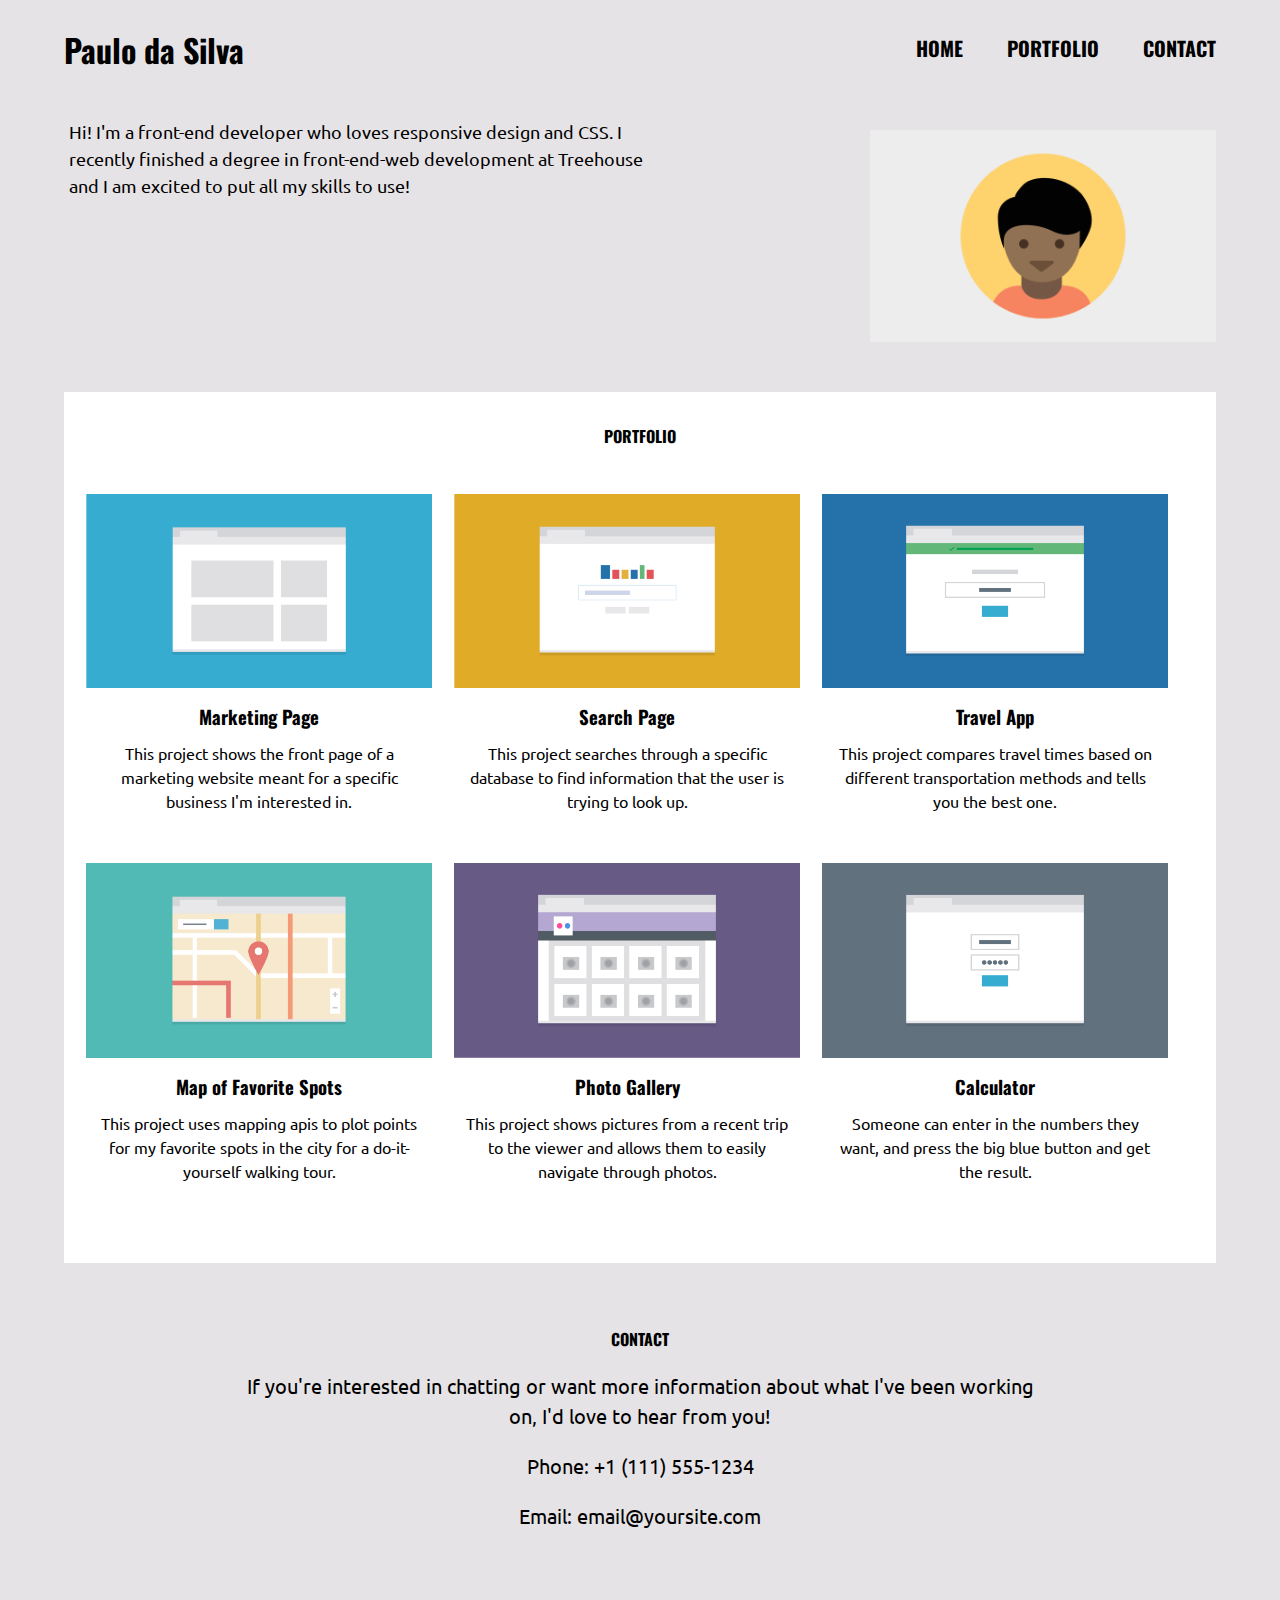
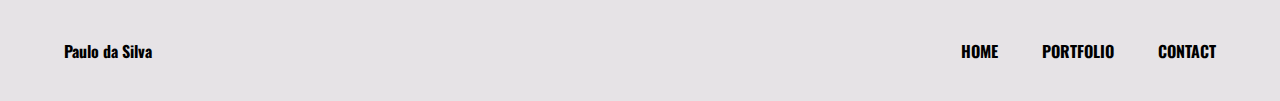
<file: project_2_responsive_layout/index.html>
<!DOCTYPE html>
<html lang="en">
  <head>
    <meta charset="UTF-8">
    <meta name="viewport" content="width=device-width, initial-scale=1.0">
    <meta http-equiv="X-UA-Compatible" content="ie=edge">
    <title>Document</title>
    <link rel="stylesheet" href="css/normalize.css">
    <link rel="stylesheet" href="css/style.css">
    <link href="https://fonts.googleapis.com/css?family=Oswald|Ubuntu&display=swap" rel="stylesheet">
  </head>
  <body>
    <div class="container">
      <header class="main-header">
        <div class="header">
          <h1 class="main-name">Paulo da Silva</h1>
          <nav class="nav-bar">
            <ul>
              <li><a href="#">Home</a></li>
              <li><a href="#portfolio">Portfolio</a></li>
              <li><a href="#contact">Contact</a></li>
            </ul>
          </nav>
        </div>
      </header>

      <main class="main-content">
        <div class="intro clearfix">
          <img src="./images/responsive-layout-profile.png" alt="Paulo da Silva's Profile Picture" class="intro-pic">
          <p class="intro-text">
            Hi! I'm a front-end developer who loves responsive design and CSS. I recently finished a degree in front-end-web development at Treehouse and I am excited to put all my skills to use!
          </p>
        </div>

        <section class="port-section">
          <h2 class="port-title" id="portfolio">Portfolio</h2>
          <div class="portfolio clearfix">
            <div class="port">
              <img src="./images/portfolio-1.png" alt="Portfolio Logo 1" class="port-pic">
              <h3 class="port-pic-title">Marketing Page</h3>
              <p class="port-text">This project shows the front page of a marketing website meant for a specific business I'm interested in.</p>
            </div>

            <div class="port">
              <img src="./images/portfolio-2.png" alt="Portfolio Logo 2" class="port-pic">
              <h3 class="port-pic-title">Search Page</h3>
              <p class="port-text">This project searches through a specific database to find information that the user is trying to look up.</p>
            </div>

            <div class="port">
              <img src="./images/portfolio-3.png" alt="Portfolio Logo 3" class="port-pic">
              <h3 class="port-pic-title">Travel App</h3>
              <p class="port-text">This project compares travel times based on different transportation methods and tells you the best one.</p>
            </div>

            <div class="port">
              <img src="./images/portfolio-4.png" alt="Portfolio Logo 4" class="port-pic">
              <h3 class="port-pic-title">Map of Favorite Spots</h3>
              <p class="port-text">This project uses mapping apis to plot points for my favorite spots in the city for a do-it-yourself walking tour.</p>
            </div>

            <div class="port">
              <img src="./images/portfolio-5.png" alt="Portfolio Logo 5" class="port-pic">
              <h3 class="port-pic-title">Photo Gallery</h3>
              <p class="port-text">This project shows pictures from a recent trip to the viewer and allows them to easily navigate through photos.</p>
            </div>

            <div class="port">
              <img src="./images/portfolio-6.png" alt="Portfolio Logo 6" class="port-pic">
              <h3 class="port-pic-title">Calculator</h3>
              <p class="port-text last-picture-port">Someone can enter in the numbers they want, and press the big blue button and get the result.</p>
            </div>
          </div>
        </section>

        <section class="contact-section">
          <div class="contact">
            <h2 class="contact-title" id="contact">Contact</h2>
            <p class="cont-text">If you're interested in chatting or want more information about what I've been working on, I'd love to hear from you!</p>
            <p class="cont-phone">Phone: +1 (111) 555-1234</p>
            <p class="cont-mail">Email: <a href="mailto:email@yoursite.com">email@yoursite.com</a></p>
          </div>
        </section>
      </main>
      
      <footer>
        <div class="footer">
          <h2 class="main-name">Paulo da Silva</h2>
          <nav class="bottom-bar">
            <ul class="footer-nav">
              <li class="footer-bottom"><a href="#">Home</a></li>
              <li class="footer-bottom"><a href="#portfolio">Portfolio</a></li>
              <li class="footer-bottom"><a href="#contact">Contact</a></li>
              <li><a href="#" class="back-top">Back to top</a></li>
            </ul>
          </nav>
        </div>
      </footer>
    </div>
  </body>
</html>
</file>
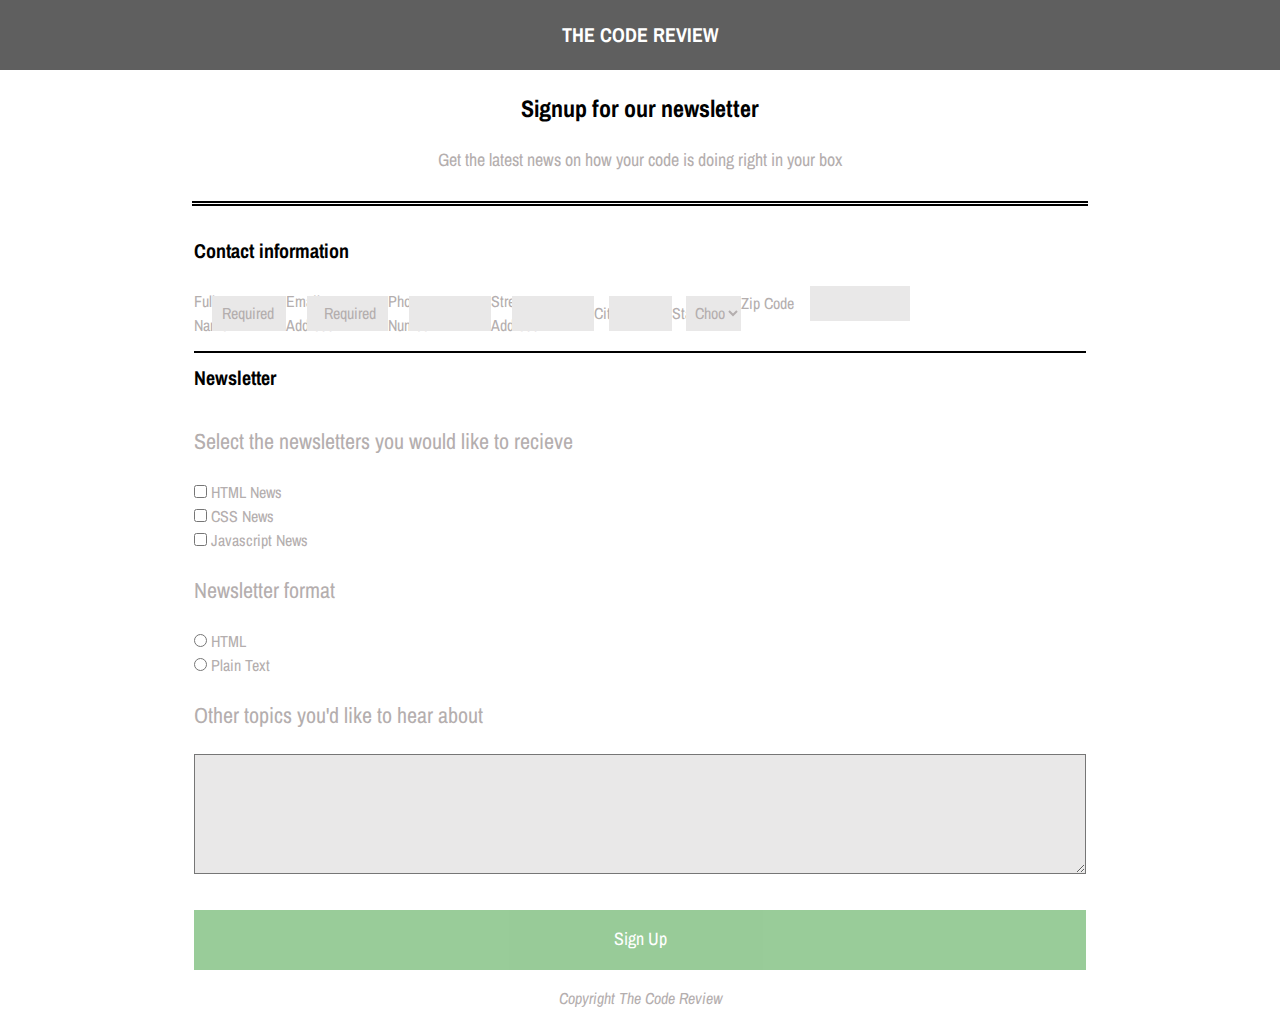
<file: project_3_online_form_registration/index.html>
<!DOCTYPE html>
<html lang="en">
<head>
  <meta charset="UTF-8">
  <meta name="viewport" content="width=device-width, initial-scale=1.0">
  <meta http-equiv="X-UA-Compatible" content="ie=edge">
  <title>Online Form Registration</title>
  <link rel="stylesheet" href="./css/normalize.css">
  <link rel="stylesheet" href="./css/style.css">
  <link href="https://fonts.googleapis.com/css?family=Archivo+Narrow&display=swap" rel="stylesheet">
</head>
<body>
  <h1 class="title">The Code Review</h1>
  <main>
    <div class="container">
      
      <div class="header">
        <h2 class="subtitle">Signup for our newsletter</h2>
        <p class="text">Get the latest news on how your code is doing right in your box</p>
      </div>

      <form action="index.html" >
        <fieldset class="user_information">
          <legend class="field_title">Contact information</legend>

          <div>
            <label for="user_name">Full Name</label>
            <input type="text" name="user_name" id="user_name" placeholder="Required" required>
          </div>

          <div>
            <label for="user_email">Email Address</label>
            <input type="email" name="user_email" id="user_email" placeholder="Required" required>
          </div>

          <div>
            <label for="user_phone">Phone Number</label>
            <input type="tel" name="user_phone" id="user_phone">
          </div>

          <div>
            <label for="user_address">Street Address</label>
            <input type="text" name="user_address" id="user_address">
          </div>

          <div>
            <label for="user_city">City</label>
            <input type="text" name="user_city" id="user_city">
          </div>

          <div>
            <label for="user_state">State</label>
            <select name="states" id="user_state">
              <option value="choose" disabled selected hidden>Choose State</option>
              <option value="AL">Alabama</option>
              <option value="AK">Alaska</option>
              <option value="AZ">Arizona</option>
              <option value="AR">Arkansas</option>
              <option value="CA">California</option>
              <option value="CO">Colorado</option>
              <option value="CT">Connecticut</option>
              <option value="DE">Delaware</option>
              <option value="DC">District Of Columbia</option>
              <option value="FL">Florida</option>
              <option value="GA">Georgia</option>
              <option value="HI">Hawaii</option>
              <option value="ID">Idaho</option>
              <option value="IL">Illinois</option>
              <option value="IN">Indiana</option>
              <option value="IA">Iowa</option>
              <option value="KS">Kansas</option>
              <option value="KY">Kentucky</option>
              <option value="LA">Louisiana</option>
              <option value="ME">Maine</option>
              <option value="MD">Maryland</option>
              <option value="MA">Massachusetts</option>
              <option value="MI">Michigan</option>
              <option value="MN">Minnesota</option>
              <option value="MS">Mississippi</option>
              <option value="MO">Missouri</option>
              <option value="MT">Montana</option>
              <option value="NE">Nebraska</option>
              <option value="NV">Nevada</option>
              <option value="NH">New Hampshire</option>
              <option value="NJ">New Jersey</option>
              <option value="NM">New Mexico</option>
              <option value="NY">New York</option>
              <option value="NC">North Carolina</option>
              <option value="ND">North Dakota</option>
              <option value="OH">Ohio</option>
              <option value="OK">Oklahoma</option>
              <option value="OR">Oregon</option>
              <option value="PA">Pennsylvania</option>
              <option value="RI">Rhode Island</option>
              <option value="SC">South Carolina</option>
              <option value="SD">South Dakota</option>
              <option value="TN">Tennessee</option>
              <option value="TX">Texas</option>
              <option value="UT">Utah</option>
              <option value="VT">Vermont</option>
              <option value="VA">Virginia</option>
              <option value="WA">Washington</option>
              <option value="WV">West Virginia</option>
              <option value="WI">Wisconsin</option>
              <option value="WY">Wyoming</option>
            </select>  
          </div>       

          <div class="user_zip">
            <label for="user_zip">Zip Code</label>
            <input type="text" name="user_zip" id="user_zip" class="zip_code">
          </div>
          
        </fieldset>
        
        <fieldset class="user_option">
          <legend class="field_title">Newsletter</legend>
          <p class="news_text">Select the newsletters you would like to recieve</p>

          <input type="checkbox" name="select_news" id="html_news" value="html_news">
          <label for="html_news">HTML News</label><br>

          <input type="checkbox" name="select_news" id="css_news" value="css_news">
          <label for="css_news">CSS News</label><br>

          <input type="checkbox" name="select_news" id="js_news" value="js_news">
          <label for="js_news">Javascript News</label>

          <p class="news_text">Newsletter format</p>

          <input type="radio" name="news_format" id="html_format" value="html_format">
          <label for="html_format">HTML</label><br>

          <input type="radio" name="news_format" id="plain_format" value="text_format">
          <label for="plain_format">Plain Text</label>

          <p class="news_text">Other topics you'd like to hear about</p>

          <textarea name="user_text" id="user_text"></textarea>

          <button type="submit">Sign Up</button>
        </fieldset>  
      </form>

      <footer>
        <p class="footer-text">Copyright The Code Review</p>
      </footer>
    </div>
  </main>
</body>
</html>
</file>
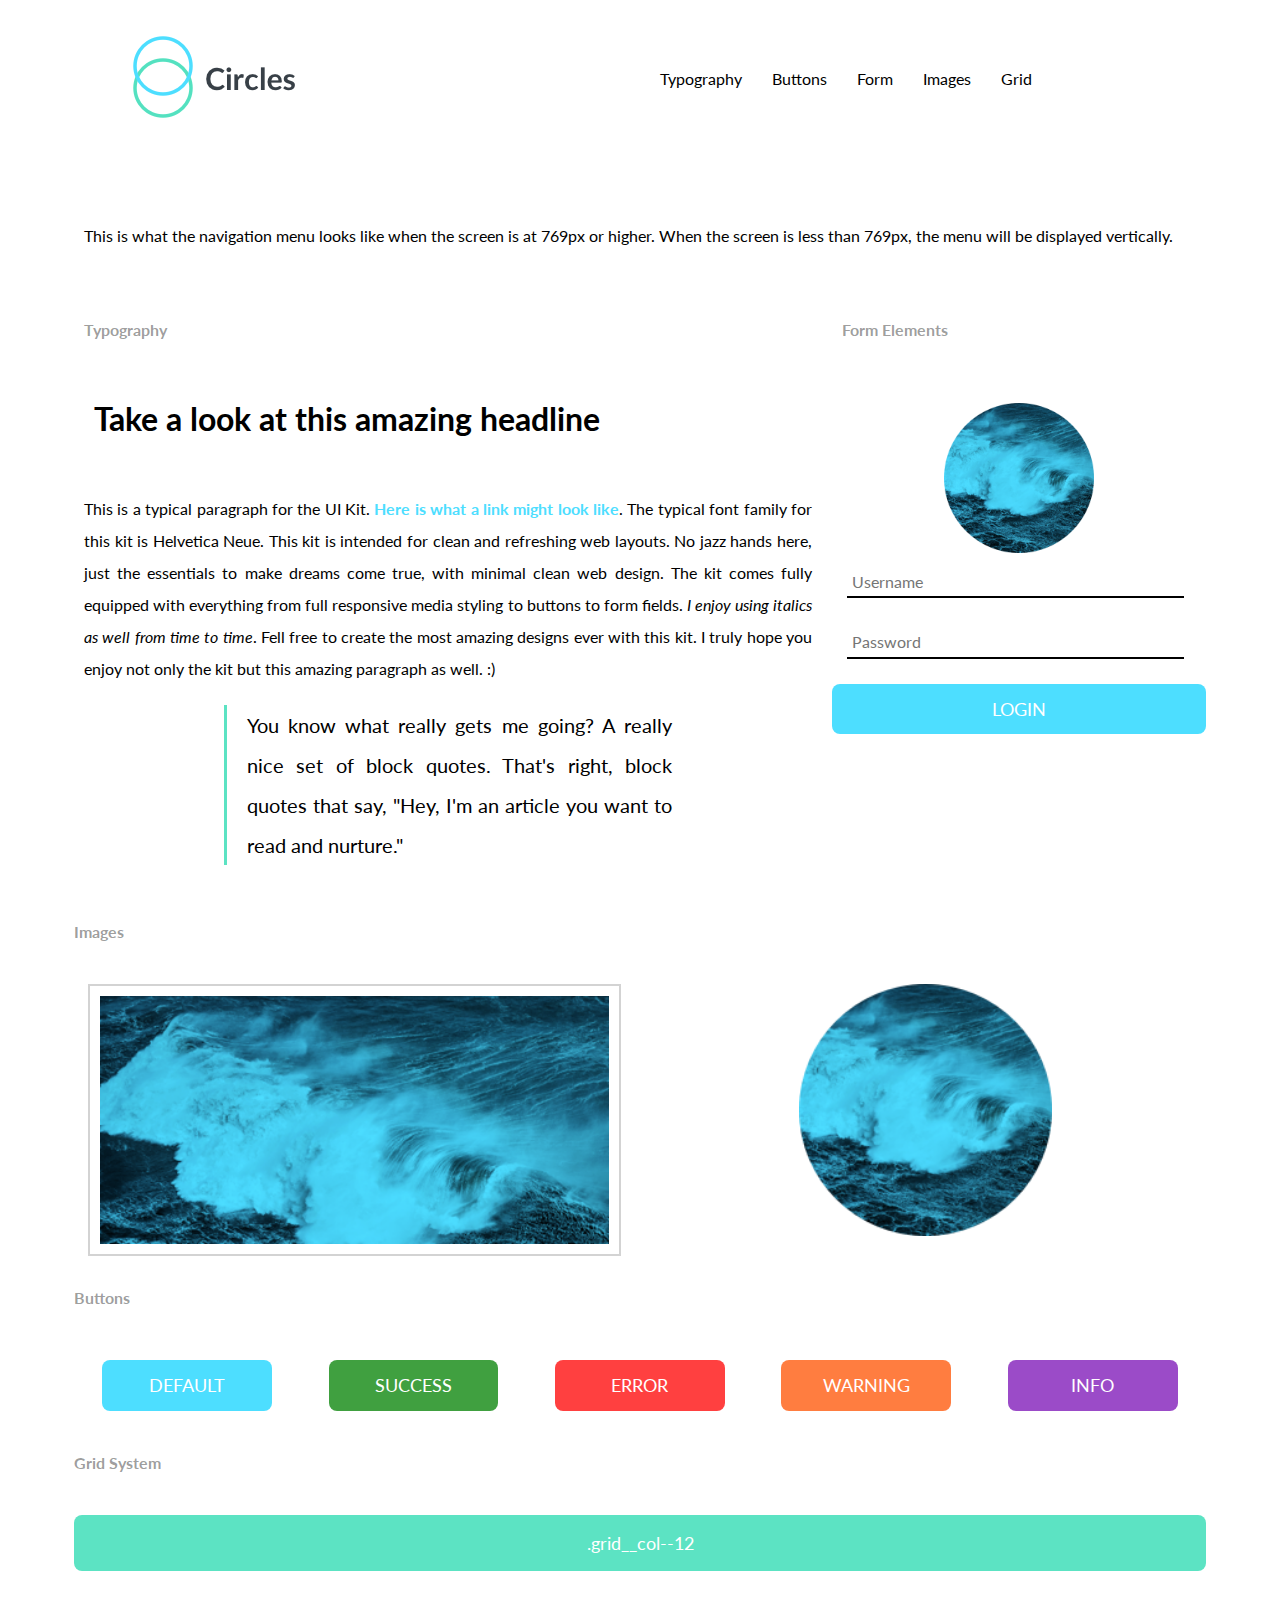
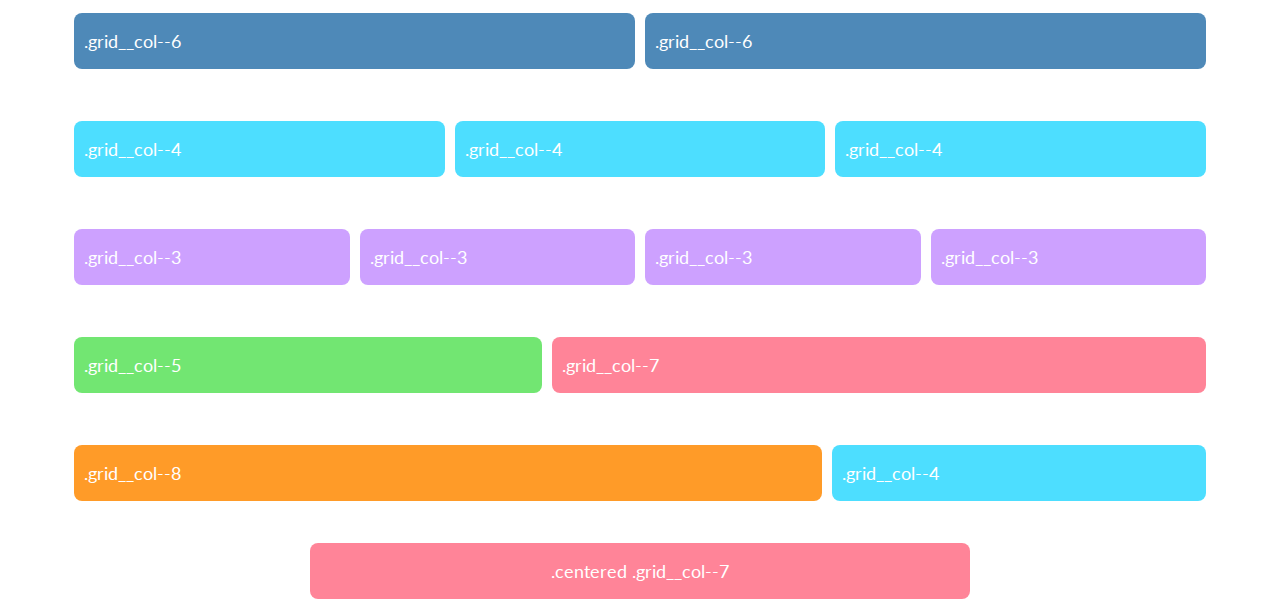
<file: project_4_web_style_guide/index.html>
<!doctype html>
<html lang="en">

<head>
  <meta charset="utf-8">
  <title>Circles UI Kit</title>
  <meta name="viewport" content="width=device-width, initial-scale=1">
  <link rel="stylesheet" href="css/styles.css">
  <link href="https://fonts.googleapis.com/css?family=Fjalla+One|Lato&display=swap" rel="stylesheet">
</head>
<!-- 
    List of classes used

    Grid:
    .container
    .grid__row
    .grid__col--1
    .grid__col--2
    .grid__col--3
    .grid__col--4
    .grid__col--5
    .grid__col--6
    .grid__col--7
    .grid__col--8
    .grid__col--9
    .grid__col--10
    .grid__col--11
    .grid__col--12
    .card
    .centered
    .theme__colors
    (.grid__col--1, .grid__col--2, .grid__col--10, and .grid__col--11 are not used here in the HTML but would be good to include in the Sass)

    Typography:
    .container
    .link
    .blockquote
    .headline--primary
    .headline--secondary

    Image:
    .img--logo
    .img--frame
    .img--avatar

    Navigation:
    .nav
    .nav__item

    Buttons:
    .btn--default
    .btn--success
    .btn--error
    .btn--warning
    .btn--info
    .theme__colors

    Forms:
    .form
    .form__label--hidden
    .form__input

  -->

<body class="container">
  <div class="grid__row">
    <div class="grid__col--3">
      <a class="link" href="/">
        <img class="img--logo" alt="circles logo" src="images/logo.png">
      </a>
    </div>
    <div class="grid__col--9">
      <nav role="navigation">
        <ul class="nav">
          <li class="nav__item"><a href="#type">Typography</a></li>
          <li class="nav__item"><a href="#buttons">Buttons</a></li>
          <li class="nav__item"><a href="#forms">Form</a></li>
          <li class="nav__item"><a href="#images">Images</a></li>
          <li class="nav__item"><a href="#grid">Grid</a></li>
        </ul>
      </nav>
    </div>
  </div>

  <div class="grid__row">
    <div class="grid__col--12">
      <div class="card">
        <p>This is what the navigation menu looks like when the screen is at 769px or higher. When the screen is less
          than 769px,
          the menu will be displayed vertically.</p>
      </div>
    </div>
  </div>

  <div class="grid__row">
    <div class="grid__col--8">
      <div class="card">
        <h4 id="type" class="headline--secondary">Typography</h4>
        <h1 class="headline--primary">Take a look at this amazing headline</h1>
        <p>This is a typical paragraph for the UI Kit. <a href="#" class="link">Here is what a link might look like</a>.
          The
          typical font family for this kit is Helvetica Neue. This kit is intended for clean and refreshing web layouts.
          No jazz hands here, just the essentials to make dreams come true, with minimal clean web design. The kit comes
          fully equipped with everything from full responsive media styling to buttons to form fields. <em>I enjoy using
            italics as well from time to time</em>.
          Fell free to create the most amazing designs ever with this kit. I truly hope you enjoy not only the kit but
          this
          amazing paragraph as well. :)</p>
        <blockquote class="blockquote">You know what really gets me going? A really nice set of block quotes. That's
          right, block quotes that say, "Hey,
          I'm an article you want to read and nurture."</blockquote>
      </div>
    </div>
    <div class="grid__col--4">
      <form class="form">
        <legend id="forms" class="headline--secondary">Form Elements</legend>
        <img class="img--avatar" src="images/avatar.png" alt="Avatar">
        <label class="form__label--hidden" for="username">Username:</label>
        <input class="form__input" type="text" id="username" placeholder="Username">
        <label class="form__label--hidden" for="password">Password:</label>
        <input class="form__input" type="password" id="password" placeholder="Password">
        <button class="btn--default theme__colors" type="submit" value="Login">Login</button>
      </form>
    </div>
  </div>

  <h4 id="images" class="headline--secondary">Images</h4>

  <div class="grid__row">
    <div class="grid__col--6">
      <img class="img--frame" src="images/image.png" alt="sample image">
    </div>
    <div class="grid__col--6">
      <img class="img--avatar" src="images/avatar.png" alt="Avatar">
    </div>
  </div>

  <h4 id="buttons" class="headline--secondary">Buttons</h4>

  <div class="grid__row">
    <div class="grid__col--12">
      <button class="btn--default theme__colors">default</button>
      <button class="btn--success theme__colors">success</button>
      <button class="btn--error theme__colors">error</button>
      <button class="btn--warning theme__colors">warning</button>
      <button class="btn--info theme__colors">info</button>
    </div>
  </div>

  <h4 id="grid" class="headline--secondary">Grid System</h4>

  <div class="grid__row">
    <div class="grid__col--12 theme__colors">.grid__col--12</div>
  </div>
  <div class="grid__row">
    <div class="grid__col--6 theme__colors">.grid__col--6</div>
    <div class="grid__col--6 theme__colors">.grid__col--6</div>
  </div>
  <div class="grid__row">
    <div class="grid__col--4 theme__colors">.grid__col--4</div>
    <div class="grid__col--4 theme__colors">.grid__col--4</div>
    <div class="grid__col--4 theme__colors">.grid__col--4</div>
  </div>
  <div class="grid__row">
    <div class="grid__col--3 theme__colors">.grid__col--3</div>
    <div class="grid__col--3 theme__colors">.grid__col--3</div>
    <div class="grid__col--3 theme__colors">.grid__col--3</div>
    <div class="grid__col--3 theme__colors">.grid__col--3</div>
  </div>
  <div class="grid__row">
    <div class="grid__col--5 theme__colors">.grid__col--5</div>
    <div class="grid__col--7 theme__colors">.grid__col--7</div>
  </div>
  <div class="grid__row">
    <div class="grid__col--8 theme__colors">.grid__col--8</div>
    <div class="grid__col--4 theme__colors">.grid__col--4</div>
  </div>
  <div class="grid__row">
    <div class="grid__col--7 theme__colors centered">.centered .grid__col--7</div>
  </div>

</body>

</html>
</file>
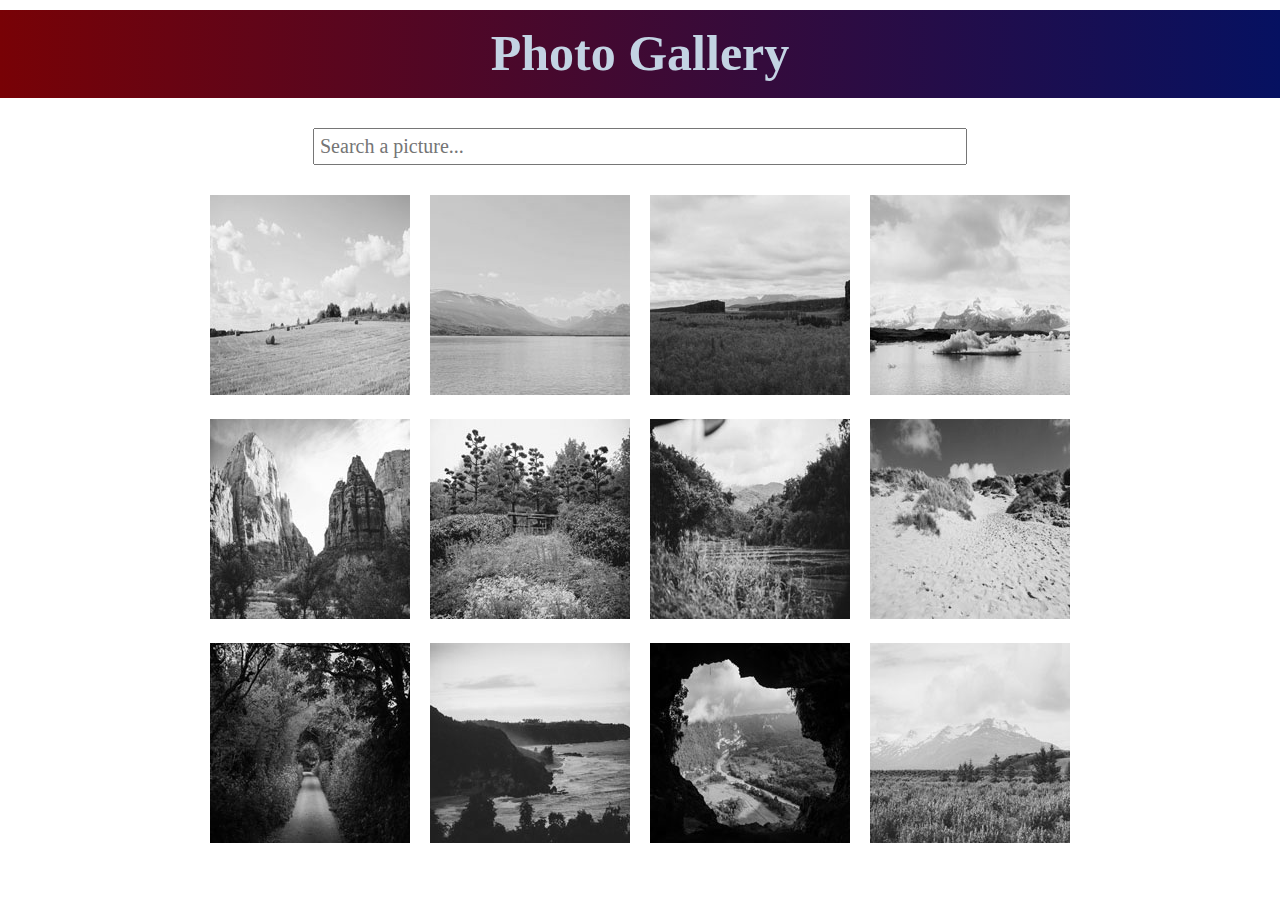
<file: project_5_photo_gallery/index.html>
<!DOCTYPE html>
<html lang="en">
<head>
  <meta charset="UTF-8">
  <meta name="viewport" content="width=device-width, initial-scale=1.0">
  <meta http-equiv="X-UA-Compatible" content="ie=edge">
  <title>Photo Gallery</title>
  <link rel="stylesheet" href="css/normalize.css">
  <link rel="stylesheet" href="css/lightbox.min.css">
  <link rel="stylesheet" href="css/styles.css">
</head>
<body>
  <div class="header">
    <h1 class="title">Photo Gallery</h1>
    <input type="text" id="search" name="search" placeholder="Search a picture...">
  </div>

  <div class="pictures">
    <div class="picture">
      <a href="photos/01.jpg" data-lightbox="roadtrip" data-title='I love hay bales. Took this snap on a drive through the countryside past some straw fields.' class="caption"><img src="photos/thumbnails/01.jpg" alt="Hay Bales Picture"></a>
    </div>

    <div class="picture">
      <a href="photos/02.jpg" data-lightbox="roadtrip" data-title='The lake was so calm today. We had a great view of the snow on the mountains from here.' class="caption"><img src="photos/thumbnails/02.jpg" alt="Lake Picture"></a>
    </div>

    <div class="picture">
      <a href="photos/03.jpg" data-lightbox="roadtrip" data-title='I hiked to the top of the mountain and got this picture of the canyon and trees below.' class="caption"><img src="photos/thumbnails/03.jpg" alt="Lake Picture"></a>
    </div>

    <div class="picture">
      <a href="photos/04.jpg" data-lightbox="roadtrip" data-title='It was amazing to see an iceberg up close, it was so cold but didn’t snow today.' class="caption"><img src="photos/thumbnails/04.jpg" alt="Lake Picture"></a>
    </div>

    <div class="picture">
      <a href="photos/05.jpg" data-lightbox="roadtrip" data-title='The red cliffs were beautiful. It was really hot in the desert but we did a lot of walking through the canyons.' class="caption"><img src="photos/thumbnails/05.jpg" alt="Lake Picture"></a>
    </div>

    <div class="picture">
      <a href="photos/06.jpg" data-lightbox="roadtrip" data-title='Fall is coming, I love when the leaves on the trees start to change color.' class="caption"><img src="photos/thumbnails/06.jpg" alt="Lake Picture"></a>
    </div>

    <div class="picture">
      <a href="photos/07.jpg" data-lightbox="roadtrip" data-title='I drove past this plantation yesterday, everything is so green!' class="caption"><img src="photos/thumbnails/07.jpg" alt="Lake Picture"></a>
    </div>

    <div class="picture">
      <a href="photos/08.jpg" data-lightbox="roadtrip" data-title='My summer vacation to the Oregon Coast. I love the sandy dunes!' class="caption"><img src="photos/thumbnails/08.jpg" alt="Lake Picture"></a>
    </div>

    <div class="picture">
      <a href="photos/09.jpg" data-lightbox="roadtrip" data-title='We enjoyed a quiet stroll down this countryside lane.' class="caption"><img src="photos/thumbnails/09.jpg" alt="Lake Picture"></a>
    </div>

    <div class="picture">
      <a href="photos/10.jpg" data-lightbox="roadtrip" data-title='Sunset at the coast! The sky turned a lovely shade of orange.' class="caption"><img src="photos/thumbnails/10.jpg" alt="Lake Picture"></a>
    </div>

    <div class="picture">
      <a href="photos/11.jpg" data-lightbox="roadtrip" data-title='I did a tour of a cave today and the view of the landscape below was breathtaking.' class="caption"><img src="photos/thumbnails/11.jpg" alt="Lake Picture"></a>
    </div>

    <div class="picture">
      <a href="photos/12.jpg" data-lightbox="roadtrip" data-title='I walked through this meadow of bluebells and got a good view of the snow on the mountain before the fog came in.' class="caption"><img src="photos/thumbnails/12.jpg" alt="Lake Picture"></a>
    </div>
  </div>

  <script src="js/jquery-3.4.1.min.js"></script>
  <script src="js/lightbox.min.js"></script>
  <script src="js/search.js"></script>
</body>
</html>
</file>
<file: project_2_responsive_layout/css/style.css>
* {
  box-sizing: border-box;
  line-height: 1.5;
}

body {
  background-color: #e6e3e6;
  font-family: 'Ubuntu', sans-serif;
}

.clearfix {
  content: '';
  display: table;
  clear: both;
}

.container {
  width: 90%;
  margin: 0 auto;
}

.main-name {
  font-family: 'Oswald', sans-serif;
}

.nav-bar ul li a{
  font-family: 'Oswald', sans-serif;
  text-transform: uppercase;
  text-decoration: none;
  color: #000;
  font-weight: bold;
}

.port-section {
  background-color: #fff;
}

.portfolio {
  text-align: center;
}

.port-title {
  font-size: 1rem;
  text-align: center;
  text-transform: uppercase;
  font-family: 'Oswald', sans-serif;
}

.port-pic-title {
  font-family: 'Oswald', sans-serif;
}

.contact {
  text-align: center;
}

.contact-title {
  font-size: 1rem;
  text-transform: uppercase;
  font-family: 'Oswald', sans-serif;
}

.cont-mail a {
  text-decoration: none;
  color: #000;
}

footer .bottom-bar ul li a{
  text-transform: uppercase;
  text-decoration: none;
  color: #000;
}




/* ---> Media Query <--- */
@media (min-width: 320px) {
  
  /* -> Header <- */
  .main-header, footer .nav-bar {
    text-align: center;
  }

  .main-name {
    margin: 0.625rem 0;
    padding: 0.625rem;
  }

  .nav-bar ul li  {
    background-color: #fff;
    margin: 0.625rem 0;
    padding: 0.9375rem 0;
  }

  /* -> Introduction <- */
  .intro {
    text-align: center;
  }

  .intro-pic {
    margin-top: 1.875rem;
    width: 80%;
  }

  .intro-text {
    font-size: 1.125rem;
    padding: 0 0.3125rem;
  }

  /* -> Portfolio <- */
  .port-title {
    margin: 3.125rem 0 1.875rem 0;
    padding: 2rem 0 1rem 0;
  }

  .port-pic {
    width: 80%;
  }

  .port-pic-title, .port-text {
    margin: 0.625rem 0;
    padding: 0 0.625rem;
  }

  .port-text {
    margin-bottom: 3.125rem;
  }

  .last-picture-port {
    padding-bottom: 1.875rem;
  }

  /* -> Footer <- */
  footer {
    height: 3.125rem;
    font-family: 'Oswald', sans-serif;
  }

  footer .main-name {
    font-size: 0.875rem;
    float: left;
    line-height: 3.125rem;
  }

  footer .nav-bar {
    font-size: 0.875rem;
  }

  footer .footer-bottom{
    display: none;
  }

  .back-top {
    font-size: 0.875rem;
    line-height: 5.625rem;
    float: right;
    text-transform: uppercase;
    color: #000;
    font-weight: bold;
    text-decoration: none;
  }
}




/* ---> Tablet Version <---*/  
@media (min-width:768px) {
  /* --> Header <-- */

  .nav-bar ul li {
    display: inline-block;
  }

  .nav-bar ul li a {
    padding: 2.5rem;
    background-color:#e6e3e6;
    font-size: 1.25rem;
  }

   /* -> Introduction <- */
  .intro-pic {
    margin-top: 1.875rem;
    width: 40%;
    float: right;
  }

  .intro-text {
    float: left;
    width: 60%;
    text-align: left;
    padding-right: 1.875rem;
  }

  /* --> Portfolio <-- */
  .port-pic {
    width: 70%;
  }

  .port {
    float: left;
    width: 45%;
    text-align: center;
    margin-left: 1.25rem;
  }

  /* --> Contact <-- */
  .contact {
    font-size: 1.25rem;
    padding: 0 4rem;
  }

  .contact-title {
    margin-top: 4rem;
  }

  /* --> Footer <-- */
  footer {
    width: 100%;
    height: 6.25rem;
  }

  .bottom-bar ul li {
    margin: 0;
    padding: 0;
  }

  .bottom-bar ul li a {
    margin-left: 1.875rem;
    padding: 0;
  }

  footer .footer-bottom{
    display: inline-block;
    line-height: 5.625rem;
    font-size: 1rem;
    font-weight: bold;
  }

  footer .main-name {
    float: left;
    font-size: 1rem;
    margin-right: 21.0625rem;
  }

  .back-top {
    display: none;
  }
}




/* ---> Laptop Version <--- */
@media (min-width: 1024px) {
  /* --> Header <-- */
  .header {
    width: 100%;
    height: 6.25rem;
  }

  .main-name {
    margin: 0;
    padding: 0;
    float: left;
    line-height: 6.25rem;
  }

  .nav-bar ul {
    float: right;
    margin: 0;
    padding: 0;
    line-height: 6.25rem;
  }

  .nav-bar ul li {
    padding: 0;
    background-color: #e6e3e6;
    margin-left: 2.5rem;
  }

  .nav-bar ul li a {
    padding: 0;
    margin: 0;
  }

  nav ul li a:hover {
    background-color: white;
    padding: 0.625rem;
    transition: .2s;
  }

  /* --> Introduction <-- */
  .intro-text {
    padding-right: 5.33rem;
  }

  .intro-pic {
    width: 30%;
  }

  .intro-pic:hover {
    transform: rotate(720deg);
    transition: 2s;
  }

  /* --> Portfolio <-- */
  .port {
    float: left;
    width: 30%;
    text-align: center;
    margin-left: 1.4rem;
  }
  
  .port-pic {
    width: 100%;
  }

  .port:hover {
    transform: scale(1.1);
    transition: .3s;
  }

  /* --> Contact <-- */
  .contact {
    font-size: 1.25rem;
    padding: 0 11rem;
  }

  .cont-mail {
    padding-bottom: 3.125rem;
  }

  /* --> Footer <-- */
  .footer {
    width: 100%;
    height: 100px;
  }

  footer .main-name {
    margin: 0;
    padding: 0;
    float: left;
    line-height: 6.25rem;
    font-size: 1rem;
  }

  .bottom-bar ul {
    float: right;
    margin: 0;
    padding: 0;
    line-height: 6.25rem;
  }

  .bottom-bar ul li {
    padding: 0;
    background-color: #e6e3e6;
    margin-left: 2.5rem;
    font-size: 1rem;
  }

  .bottom-bar ul li a {
    padding: 0;
    margin: 0;
  }
}




@media (min-width: 1441px) {
  .intro-text {
    padding-right: 8rem;
    line-height: 2.0;
  }

  .port {
    width: 29%;
    margin-left: 2.5rem;
  }

  .contact {
    padding: 0 20rem;
  }
}
</file>
<file: project_3_online_form_registration/css/style.css>
* {
  box-sizing: border-box;
  line-height: 1.5;
  font-family: 'Archivo Narrow', sans-serif;
}

/* --> Mobile Version <-- */
.title {
  margin: 0 auto;
  width: 100%;
  padding: 1.25rem 0;
  background-color: #5f5f5f;
  text-align: center;
  text-transform: uppercase;
  font-weight: bold;
  color: #fff;
  font-size: 1.25rem;
}

.container {
  width: 95%;
  margin: 0 auto;
}

.header {
  text-align: center;
  padding: 0 1.25rem;
  border-bottom: 0.3125rem double black; 
}

.text {
  font-size: 1.125rem;
  padding-bottom: 0.625rem;
}

form {
  margin-top: 1.25rem;
}

fieldset {
  border: none;
  padding: 0
}

.field_title {
  padding: 0.625rem 0;
  font-size: 1.25rem;
  font-weight: bold;
}

.user_information {
  display: flex;
  border-bottom: 0.125rem solid black; 
}

.user_information input, select {
  width: 100%;
  height: 2.1875rem;
  margin: 0.625rem 0;
  background-color: #e9e8e8;
  border: none;
  padding-left: 0.3125rem;
}

.user_information input:focus, select:focus, textarea:focus {
  background-color: #fff;
  border: 1px solid purple;
  transition: .5s;
  
}

.user_zip {
  width: 6.25rem;
}

.news_text {
  font-size: 1rem;
}

.user_information div:last-child {
  margin-bottom: 1.25rem;
}

.news_text {
  font-size: 1.375rem;
}

textarea {
  width: 100%;
  height: 7.5rem;
  background-color: #e9e8e8;
}

button {
  width: 100%;
  height: 3.75rem;
  background-color: green;
  opacity: .4;
  color: white;
  border: none;
  font-size: 1.125rem;
  margin-top: 1.875rem;
}

button:hover {
  transform: scale(1.1);
  opacity: .7;
}

footer {
  text-align: center;
  font-style: italic;
}

.text, .news_text, label, input, select, footer {
  color: #b4aeae;
}

input[type="text"]::placeholder, input[type="email"]::placeholder {
  text-align: right;
  padding-right: 0.625rem;
  color: #b4aeae;
}

/* --> Tablet and Desktop Version <-- */
@media (min-width: 768px) {
  .container {
    width: 70%;
  }

  .user_information div {
    display: flex;
    align-items: center;
  }

  .user_information div label {
    width: 20%;
  }

  .user_information div input, select {
    width: 80%;
  }

  .user_zip {
    display: inline-block;
    width: 100%;
  }

  #user_zip {
    width: 6.25rem;
  }

}

@media (min-width: 1440px) {
  .container {
    width: 40%;
  }

  #user_zip {
    width: 6.25rem;
  }
}
</file>
<file: project_5_photo_gallery/css/styles.css>
/*---Header---*/
.header {
  display: flex;
  flex-direction: column;
  align-items: center;
  justify-content: center;
  width: 100%;
}

.title {
  margin: 10px 0;
  padding: 15px 0;
  font-size: 50px;
  text-align: center;
  background: linear-gradient(to right, #780206, #061161);
  width: 100%;
  color: #c3d3e3;
}

#search {
  width: 50%;
  padding: 5px;
  font-size: 20px;
  margin: 20px auto;
}

/*---Pictures---*/
.pictures {
  display: flex;
  align-items: center;
  justify-content: center;
  flex-wrap: wrap;
  width: 80%;
  margin: 0 auto;
}

.picture img {
  margin: 10px;
  filter: grayscale(100%);
  transition: .5s ease-in-out;
}

.picture img:hover {
  transform: scale(1.1);
  filter: grayscale(0%);
  border: 1px solid blue;
}

@media (max-width: 550px) {
  #search {
    width: 70%;
    padding: 5px;
    font-size: 18px;
    margin: 20px auto;
    border: 1px solid rgba(0, 0, 0, 0.2);
  }
}
</file>
<file: project_4_web_style_guide/css/styles.css>
/*! normalize.css v8.0.1 | MIT License | github.com/necolas/normalize.css */
/* Document
   ========================================================================== */
/**
 * 1. Correct the line height in all browsers.
 * 2. Prevent adjustments of font size after orientation changes in iOS.
 */
html {
  line-height: 1.15;
  /* 1 */
  -webkit-text-size-adjust: 100%;
  /* 2 */ }

/* Sections
   ========================================================================== */
/**
 * Remove the margin in all browsers.
 */
body {
  margin: 0; }

/**
 * Render the `main` element consistently in IE.
 */
main {
  display: block; }

/**
 * Correct the font size and margin on `h1` elements within `section` and
 * `article` contexts in Chrome, Firefox, and Safari.
 */
h1 {
  font-size: 2em;
  margin: 0.67em 0; }

/* Grouping content
   ========================================================================== */
/**
 * 1. Add the correct box sizing in Firefox.
 * 2. Show the overflow in Edge and IE.
 */
hr {
  box-sizing: content-box;
  /* 1 */
  height: 0;
  /* 1 */
  overflow: visible;
  /* 2 */ }

/**
 * 1. Correct the inheritance and scaling of font size in all browsers.
 * 2. Correct the odd `em` font sizing in all browsers.
 */
pre {
  font-family: monospace, monospace;
  /* 1 */
  font-size: 1em;
  /* 2 */ }

/* Text-level semantics
   ========================================================================== */
/**
 * Remove the gray background on active links in IE 10.
 */
a {
  background-color: transparent; }

/**
 * 1. Remove the bottom border in Chrome 57-
 * 2. Add the correct text decoration in Chrome, Edge, IE, Opera, and Safari.
 */
abbr[title] {
  border-bottom: none;
  /* 1 */
  text-decoration: underline;
  /* 2 */
  text-decoration: underline dotted;
  /* 2 */ }

/**
 * Add the correct font weight in Chrome, Edge, and Safari.
 */
b,
strong {
  font-weight: bolder; }

/**
 * 1. Correct the inheritance and scaling of font size in all browsers.
 * 2. Correct the odd `em` font sizing in all browsers.
 */
code,
kbd,
samp {
  font-family: monospace, monospace;
  /* 1 */
  font-size: 1em;
  /* 2 */ }

/**
 * Add the correct font size in all browsers.
 */
small {
  font-size: 80%; }

/**
 * Prevent `sub` and `sup` elements from affecting the line height in
 * all browsers.
 */
sub,
sup {
  font-size: 75%;
  line-height: 0;
  position: relative;
  vertical-align: baseline; }

sub {
  bottom: -0.25em; }

sup {
  top: -0.5em; }

/* Embedded content
   ========================================================================== */
/**
 * Remove the border on images inside links in IE 10.
 */
img {
  border-style: none; }

/* Forms
   ========================================================================== */
/**
 * 1. Change the font styles in all browsers.
 * 2. Remove the margin in Firefox and Safari.
 */
button,
input,
optgroup,
select,
textarea {
  font-family: inherit;
  /* 1 */
  font-size: 100%;
  /* 1 */
  line-height: 1.15;
  /* 1 */
  margin: 0;
  /* 2 */ }

/**
 * Show the overflow in IE.
 * 1. Show the overflow in Edge.
 */
button,
input {
  /* 1 */
  overflow: visible; }

/**
 * Remove the inheritance of text transform in Edge, Firefox, and IE.
 * 1. Remove the inheritance of text transform in Firefox.
 */
button,
select {
  /* 1 */
  text-transform: none; }

/**
 * Correct the inability to style clickable types in iOS and Safari.
 */
button,
[type="button"],
[type="reset"],
[type="submit"] {
  -webkit-appearance: button; }

/**
 * Remove the inner border and padding in Firefox.
 */
button::-moz-focus-inner,
[type="button"]::-moz-focus-inner,
[type="reset"]::-moz-focus-inner,
[type="submit"]::-moz-focus-inner {
  border-style: none;
  padding: 0; }

/**
 * Restore the focus styles unset by the previous rule.
 */
button:-moz-focusring,
[type="button"]:-moz-focusring,
[type="reset"]:-moz-focusring,
[type="submit"]:-moz-focusring {
  outline: 1px dotted ButtonText; }

/**
 * Correct the padding in Firefox.
 */
fieldset {
  padding: 0.35em 0.75em 0.625em; }

/**
 * 1. Correct the text wrapping in Edge and IE.
 * 2. Correct the color inheritance from `fieldset` elements in IE.
 * 3. Remove the padding so developers are not caught out when they zero out
 *    `fieldset` elements in all browsers.
 */
legend {
  box-sizing: border-box;
  /* 1 */
  color: inherit;
  /* 2 */
  display: table;
  /* 1 */
  max-width: 100%;
  /* 1 */
  padding: 0;
  /* 3 */
  white-space: normal;
  /* 1 */ }

/**
 * Add the correct vertical alignment in Chrome, Firefox, and Opera.
 */
progress {
  vertical-align: baseline; }

/**
 * Remove the default vertical scrollbar in IE 10+.
 */
textarea {
  overflow: auto; }

/**
 * 1. Add the correct box sizing in IE 10.
 * 2. Remove the padding in IE 10.
 */
[type="checkbox"],
[type="radio"] {
  box-sizing: border-box;
  /* 1 */
  padding: 0;
  /* 2 */ }

/**
 * Correct the cursor style of increment and decrement buttons in Chrome.
 */
[type="number"]::-webkit-inner-spin-button,
[type="number"]::-webkit-outer-spin-button {
  height: auto; }

/**
 * 1. Correct the odd appearance in Chrome and Safari.
 * 2. Correct the outline style in Safari.
 */
[type="search"] {
  -webkit-appearance: textfield;
  /* 1 */
  outline-offset: -2px;
  /* 2 */ }

/**
 * Remove the inner padding in Chrome and Safari on macOS.
 */
[type="search"]::-webkit-search-decoration {
  -webkit-appearance: none; }

/**
 * 1. Correct the inability to style clickable types in iOS and Safari.
 * 2. Change font properties to `inherit` in Safari.
 */
::-webkit-file-upload-button {
  -webkit-appearance: button;
  /* 1 */
  font: inherit;
  /* 2 */ }

/* Interactive
   ========================================================================== */
/*
 * Add the correct display in Edge, IE 10+, and Firefox.
 */
details {
  display: block; }

/*
 * Add the correct display in all browsers.
 */
summary {
  display: list-item; }

/* Misc
   ========================================================================== */
/**
 * Add the correct display in IE 10+.
 */
template {
  display: none; }

/**
 * Add the correct display in IE 10.
 */
[hidden] {
  display: none; }

.nav li {
  width: 100%;
  border-radius: 8px;
  list-style: none;
  padding: 15px;
  text-align: center; }
  .nav li:hover {
    background-color: #5CE3C3; }
    .nav li:hover a {
      color: white; }

.link, .nav a {
  text-decoration: none;
  width: 100%;
  height: 100%; }

.img--logo, .img--frame, .img--avatar {
  display: block;
  margin: 0 auto; }

.grid__col--12.theme__colors, .grid__col--6.theme__colors, .grid__col--4.theme__colors, .grid__col--3.theme__colors, .grid__col--5.theme__colors, .grid__col--8.theme__colors, .grid__col--7.theme__colors, .btn--default, .btn--success, .btn--error, .btn--warning, .btn--info {
  border-radius: 8px;
  margin: 10px 0;
  color: white;
  font-size: 18px; }

.blockquote {
  width: 60%;
  font-size: 20px;
  border-left: 3px solid #5CE3C3;
  padding-left: 20px;
  margin-bottom: 25px; }

.form__input {
  border: none;
  border-bottom: 2px solid black;
  margin: 15px;
  padding: 5px; }

* {
  box-sizing: border-box;
  line-height: 2;
  margin: auto;
  font-family: "Lato", sans-serif; }

p {
  width: 100%;
  padding: 20px 10px;
  text-align: justify; }

.nav li {
  width: 100%;
  border-radius: 8px;
  list-style: none;
  padding: 15px;
  text-align: center; }
  .nav li:hover {
    background-color: #5CE3C3; }
    .nav li:hover a {
      color: white; }

.link, .nav a {
  text-decoration: none;
  width: 100%;
  height: 100%; }

.img--logo, .img--frame, .img--avatar {
  display: block;
  margin: 0 auto; }

.grid__col--12.theme__colors, .grid__col--6.theme__colors, .grid__col--4.theme__colors, .grid__col--3.theme__colors, .grid__col--5.theme__colors, .grid__col--8.theme__colors, .grid__col--7.theme__colors, .btn--default, .btn--success, .btn--error, .btn--warning, .btn--info {
  border-radius: 8px;
  margin: 10px 0;
  color: white;
  font-size: 18px; }

.blockquote {
  width: 60%;
  font-size: 20px;
  border-left: 3px solid #5CE3C3;
  padding-left: 20px;
  margin-bottom: 25px; }

.form__input {
  border: none;
  border-bottom: 2px solid black;
  margin: 15px;
  padding: 5px; }

.nav li {
  width: 100%;
  border-radius: 8px;
  list-style: none;
  padding: 15px;
  text-align: center; }
  .nav li:hover {
    background-color: #5CE3C3; }
    .nav li:hover a {
      color: white; }

.link, .nav a {
  text-decoration: none;
  width: 100%;
  height: 100%; }

.img--logo, .img--frame, .img--avatar {
  display: block;
  margin: 0 auto; }

.grid__col--12.theme__colors, .grid__col--6.theme__colors, .grid__col--4.theme__colors, .grid__col--3.theme__colors, .grid__col--5.theme__colors, .grid__col--8.theme__colors, .grid__col--7.theme__colors, .btn--default, .btn--success, .btn--error, .btn--warning, .btn--info {
  border-radius: 8px;
  margin: 10px 0;
  color: white;
  font-size: 18px; }

.blockquote {
  width: 60%;
  font-size: 20px;
  border-left: 3px solid #5CE3C3;
  padding-left: 20px;
  margin-bottom: 25px; }

.form__input {
  border: none;
  border-bottom: 2px solid black;
  margin: 15px;
  padding: 5px; }

.grid__row {
  padding: 1em 10px;
  display: flex;
  flex-direction: column; }
  @media (min-width: 768px) {
    .grid__row {
      flex-direction: row; }
      .grid__row .grid__col--12 {
        flex-direction: row;
        justify-content: space-around;
        margin: 0 auto; }
      .grid__row .grid__col--7.centered {
        flex-direction: row;
        justify-content: center;
        margin: 0 auto; } }
.grid__col--1 {
  display: flex;
  flex-direction: column;
  width: 100%;
  margin-top: 10px;
  flex-basis: 100%; }
  @media (min-width: 768px) {
    .grid__col--1 {
      text-align: justify;
      margin-top: 0;
      flex-basis: 8.3333333333%; } }
.grid__col--2 {
  display: flex;
  flex-direction: column;
  width: 100%;
  margin-top: 10px;
  flex-basis: 100%; }
  @media (min-width: 768px) {
    .grid__col--2 {
      text-align: justify;
      margin-top: 0;
      flex-basis: 16.6666666667%; } }
.grid__col--3 {
  display: flex;
  flex-direction: column;
  width: 100%;
  margin-top: 10px;
  flex-basis: 100%; }
  @media (min-width: 768px) {
    .grid__col--3 {
      text-align: justify;
      margin-top: 0;
      flex-basis: 25%; } }
.grid__col--4 {
  display: flex;
  flex-direction: column;
  width: 100%;
  margin-top: 10px;
  flex-basis: 100%; }
  @media (min-width: 768px) {
    .grid__col--4 {
      text-align: justify;
      margin-top: 0;
      flex-basis: 33.3333333333%; } }
.grid__col--5 {
  display: flex;
  flex-direction: column;
  width: 100%;
  margin-top: 10px;
  flex-basis: 100%; }
  @media (min-width: 768px) {
    .grid__col--5 {
      text-align: justify;
      margin-top: 0;
      flex-basis: 41.6666666667%; } }
.grid__col--6 {
  display: flex;
  flex-direction: column;
  width: 100%;
  margin-top: 10px;
  flex-basis: 100%; }
  @media (min-width: 768px) {
    .grid__col--6 {
      text-align: justify;
      margin-top: 0;
      flex-basis: 50%; } }
.grid__col--7 {
  display: flex;
  flex-direction: column;
  width: 100%;
  margin-top: 10px;
  flex-basis: 100%; }
  @media (min-width: 768px) {
    .grid__col--7 {
      text-align: justify;
      margin-top: 0;
      flex-basis: 58.3333333333%; } }
.grid__col--8 {
  display: flex;
  flex-direction: column;
  width: 100%;
  margin-top: 10px;
  flex-basis: 100%; }
  @media (min-width: 768px) {
    .grid__col--8 {
      text-align: justify;
      margin-top: 0;
      flex-basis: 66.6666666667%; } }
.grid__col--9 {
  display: flex;
  flex-direction: column;
  width: 100%;
  margin-top: 10px;
  flex-basis: 100%; }
  @media (min-width: 768px) {
    .grid__col--9 {
      text-align: justify;
      margin-top: 0;
      flex-basis: 75%; } }
.grid__col--10 {
  display: flex;
  flex-direction: column;
  width: 100%;
  margin-top: 10px;
  flex-basis: 100%; }
  @media (min-width: 768px) {
    .grid__col--10 {
      text-align: justify;
      margin-top: 0;
      flex-basis: 83.3333333333%; } }
.grid__col--11 {
  display: flex;
  flex-direction: column;
  width: 100%;
  margin-top: 10px;
  flex-basis: 100%; }
  @media (min-width: 768px) {
    .grid__col--11 {
      text-align: justify;
      margin-top: 0;
      flex-basis: 91.6666666667%; } }
.grid__col--12 {
  display: flex;
  flex-direction: column;
  width: 100%;
  margin-top: 10px;
  flex-basis: 100%; }
  @media (min-width: 768px) {
    .grid__col--12 {
      text-align: justify;
      margin-top: 0;
      flex-basis: 100%; } }

@media (min-width: 768px) {
  .container {
    width: 90%;
    margin-left: 5%; } }
.grid__col--12.theme__colors {
  background-color: #5CE3C3;
  padding: 10px; }
.grid__col--6.theme__colors {
  background-color: rgba(20, 98, 161, 0.753);
  padding: 10px; }
.grid__col--4.theme__colors {
  background-color: #4DDEFF;
  padding: 10px; }
.grid__col--3.theme__colors {
  background-color: #cda1ff;
  padding: 10px; }
.grid__col--5.theme__colors {
  background-color: rgba(60, 221, 60, 0.726);
  padding: 10px; }
.grid__col--8.theme__colors {
  background-color: rgba(255, 136, 0, 0.842);
  padding: 10px; }
.grid__col--7.theme__colors {
  background-color: rgba(255, 93, 120, 0.76);
  padding: 10px; }

@media (min-width: 768px) {
  [class^=grid__col] + [class^=grid__col] {
    margin-left: 10px; } }

.card {
  display: flex;
  flex-direction: column;
  width: 100%; }

.link {
  font-weight: bold;
  color: #4DDEFF;
  width: 100%; }

.headline--primary {
  padding: 0 20px; }

.headline--secondary {
  font-weight: bold;
  padding-left: 10px;
  margin: 10px 0 20px;
  color: rgba(0, 0, 0, 0.4); }

.btn--default {
  padding: 15px;
  border: none;
  background-color: #4DDEFF;
  text-transform: uppercase; }

.btn--success {
  padding: 15px;
  border: none;
  background-color: rgba(0, 128, 0, 0.75);
  text-transform: uppercase; }

.btn--error {
  padding: 15px;
  border: none;
  background-color: rgba(255, 0, 0, 0.75);
  text-transform: uppercase; }

.btn--warning {
  padding: 15px;
  border: none;
  background-color: rgba(255, 81, 0, 0.75);
  text-transform: uppercase; }

.btn--info {
  padding: 15px;
  border: none;
  background-color: rgba(121, 15, 182, 0.75);
  text-transform: uppercase; }

@media (min-width: 768px) {
  .btn--default:nth-child(1),
  .btn--success,
  .btn--error,
  .btn--warning,
  .btn--info {
    width: 15%; } }
.form {
  display: flex;
  flex-direction: column;
  width: 100%; }

.form__label--hidden {
  display: none; }

@media (min-width: 1024px) {
  .form__input {
    width: 90%; } }

@media (min-width: 768px) {
  .img--logo {
    margin: 20px auto 50px; } }

.img--frame {
  width: 95%;
  padding: 10px;
  border: solid 2px lightgray; }

@media (min-width: 768px) {
  .img--avatar {
    width: 40%; } }
@media (min-width: 768px) {
  .img--avatar:nth-child(1) {
    width: 50%; } }
@media (min-width: 1024px) {
  .img--avatar:nth-child(1) {
    width: 45%; } }
@media (min-width: 768px) {
  .img--avatar:nth-child(2) {
    margin-top: 30%; } }
@media (min-width: 1024px) {
  .img--avatar:nth-child(2) {
    margin-top: 10%; } }

.nav {
  display: flex;
  flex-direction: column;
  width: 300px;
  list-style: none;
  padding-left: unset;
  margin-top: 8%; }
  @media (min-width: 768px) {
    .nav {
      display: flex;
      flex-direction: row;
      width: 70%; } }

.nav a {
  color: black; }

/*# sourceMappingURL=styles.css.map */
</file>
